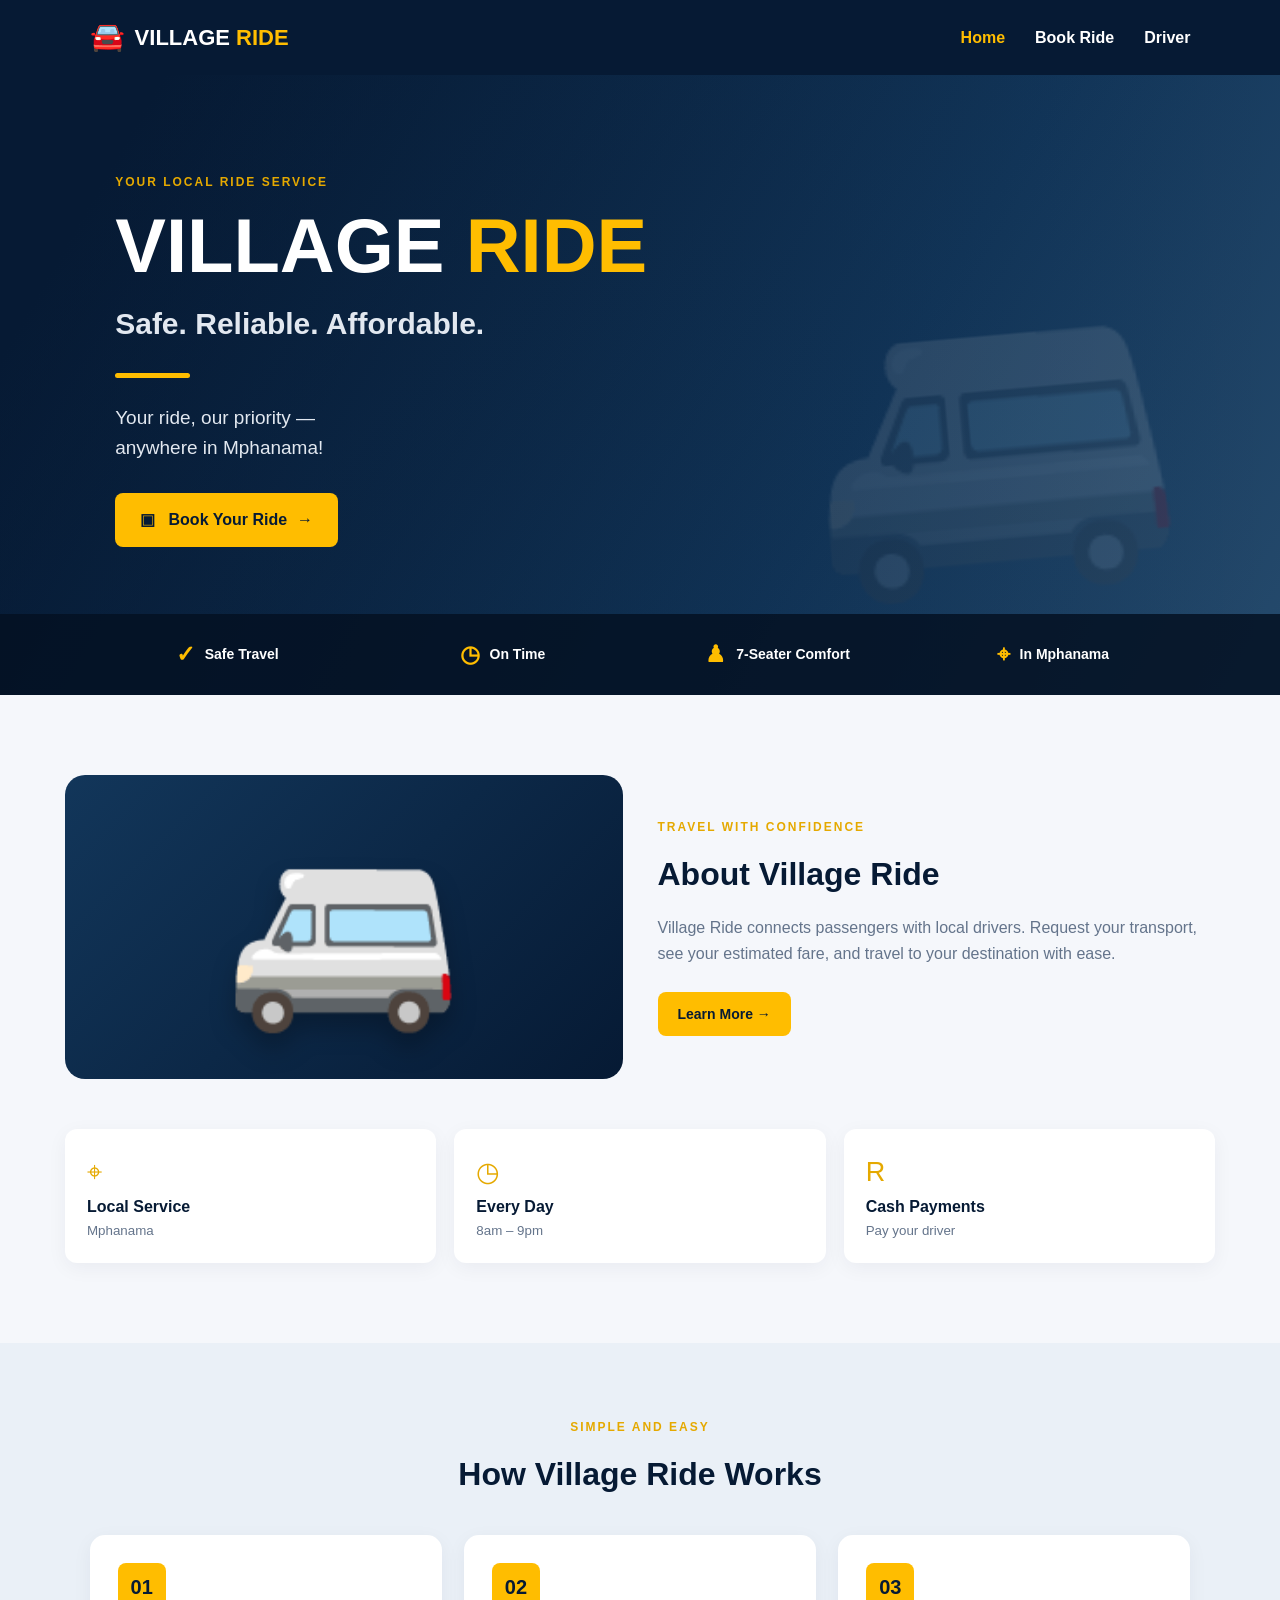
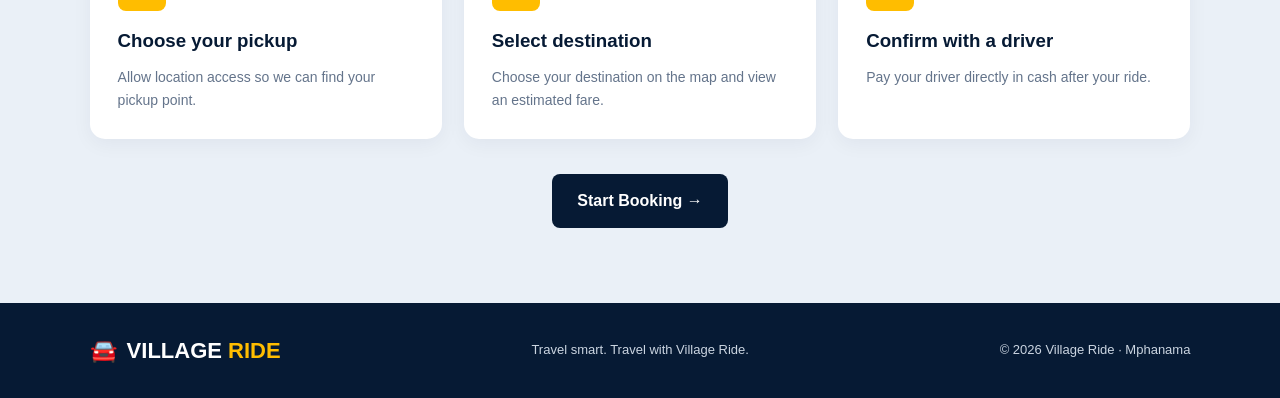
<file: index.html>
<!DOCTYPE html>
<html lang="en">
<head>
  <meta charset="UTF-8">
  <meta name="viewport" content="width=device-width, initial-scale=1.0">
  <title>Village Ride | Safe, Reliable, Affordable</title>
  <link rel="stylesheet" href="style.css">
</head>
<body>
  <header class="site-header">
    <a class="brand" href="index.html" aria-label="Village Ride home">
      <span class="brand-car">🚘</span>
      <span>VILLAGE <b>RIDE</b></span>
    </a>
    <button class="menu-toggle" id="menuToggle" aria-label="Open menu">☰</button>
    <nav class="nav-links" id="navLinks">
      <a class="active" href="index.html">Home</a>
      <a href="booking.html">Book Ride</a>
      <a href="driver.html">Driver</a>
    </nav>
  </header>

  <main>
    <section class="hero">
      <div class="hero-shade"></div>
      <div class="hero-content">
        <p class="eyebrow">YOUR LOCAL RIDE SERVICE</p>
        <h1>VILLAGE <span>RIDE</span></h1>
        <h2>Safe. Reliable. Affordable.</h2>
        <div class="gold-line"></div>
        <p class="hero-copy">Your ride, our priority —<br>anywhere in Mphanama!</p>
        <a class="button button-gold" href="booking.html">▣ &nbsp; Book Your Ride <span>→</span></a>
      </div>
      <div class="hero-features">
        <div><span class="feature-icon">✓</span><span>Safe Travel</span></div>
        <div><span class="feature-icon">◷</span><span>On Time</span></div>
        <div><span class="feature-icon">♟</span><span>7-Seater Comfort</span></div>
        <div><span class="feature-icon">⌖</span><span>In Mphanama</span></div>
      </div>
    </section>

    <section class="about-section" id="about">
      <div class="about-car" role="img" aria-label="Seven-seater vehicle"></div>
      <div class="about-copy">
        <p class="eyebrow dark-eyebrow">TRAVEL WITH CONFIDENCE</p>
        <h2>About Village Ride</h2>
        <p>Village Ride connects passengers with local drivers. Request your transport, see your estimated fare, and travel to your destination with ease.</p>
        <a class="button button-gold small-button" href="booking.html">Learn More →</a>
      </div>
      <div class="about-facts">
        <div><span>⌖</span><b>Local Service</b><small>Mphanama</small></div>
        <div><span>◷</span><b>Every Day</b><small>8am – 9pm</small></div>
        <div><span>R</span><b>Cash Payments</b><small>Pay your driver</small></div>
      </div>
    </section>

    <section class="how-section">
      <p class="eyebrow dark-eyebrow">SIMPLE AND EASY</p>
      <h2>How Village Ride Works</h2>
      <div class="steps">
        <article><span>01</span><h3>Choose your pickup</h3><p>Allow location access so we can find your pickup point.</p></article>
        <article><span>02</span><h3>Select destination</h3><p>Choose your destination on the map and view an estimated fare.</p></article>
        <article><span>03</span><h3>Confirm with a driver</h3><p>Pay your driver directly in cash after your ride.</p></article>
      </div>
      <a class="button button-navy" href="booking.html">Start Booking →</a>
    </section>
  </main>

  <footer class="site-footer">
    <a class="brand footer-brand" href="index.html"><span>🚘</span><span>VILLAGE <b>RIDE</b></span></a>
    <p>Travel smart. Travel with Village Ride.</p>
    <small>© 2026 Village Ride · Mphanama</small>
  </footer>
  <script src="script.js"></script>
</body>
</html>
</file>
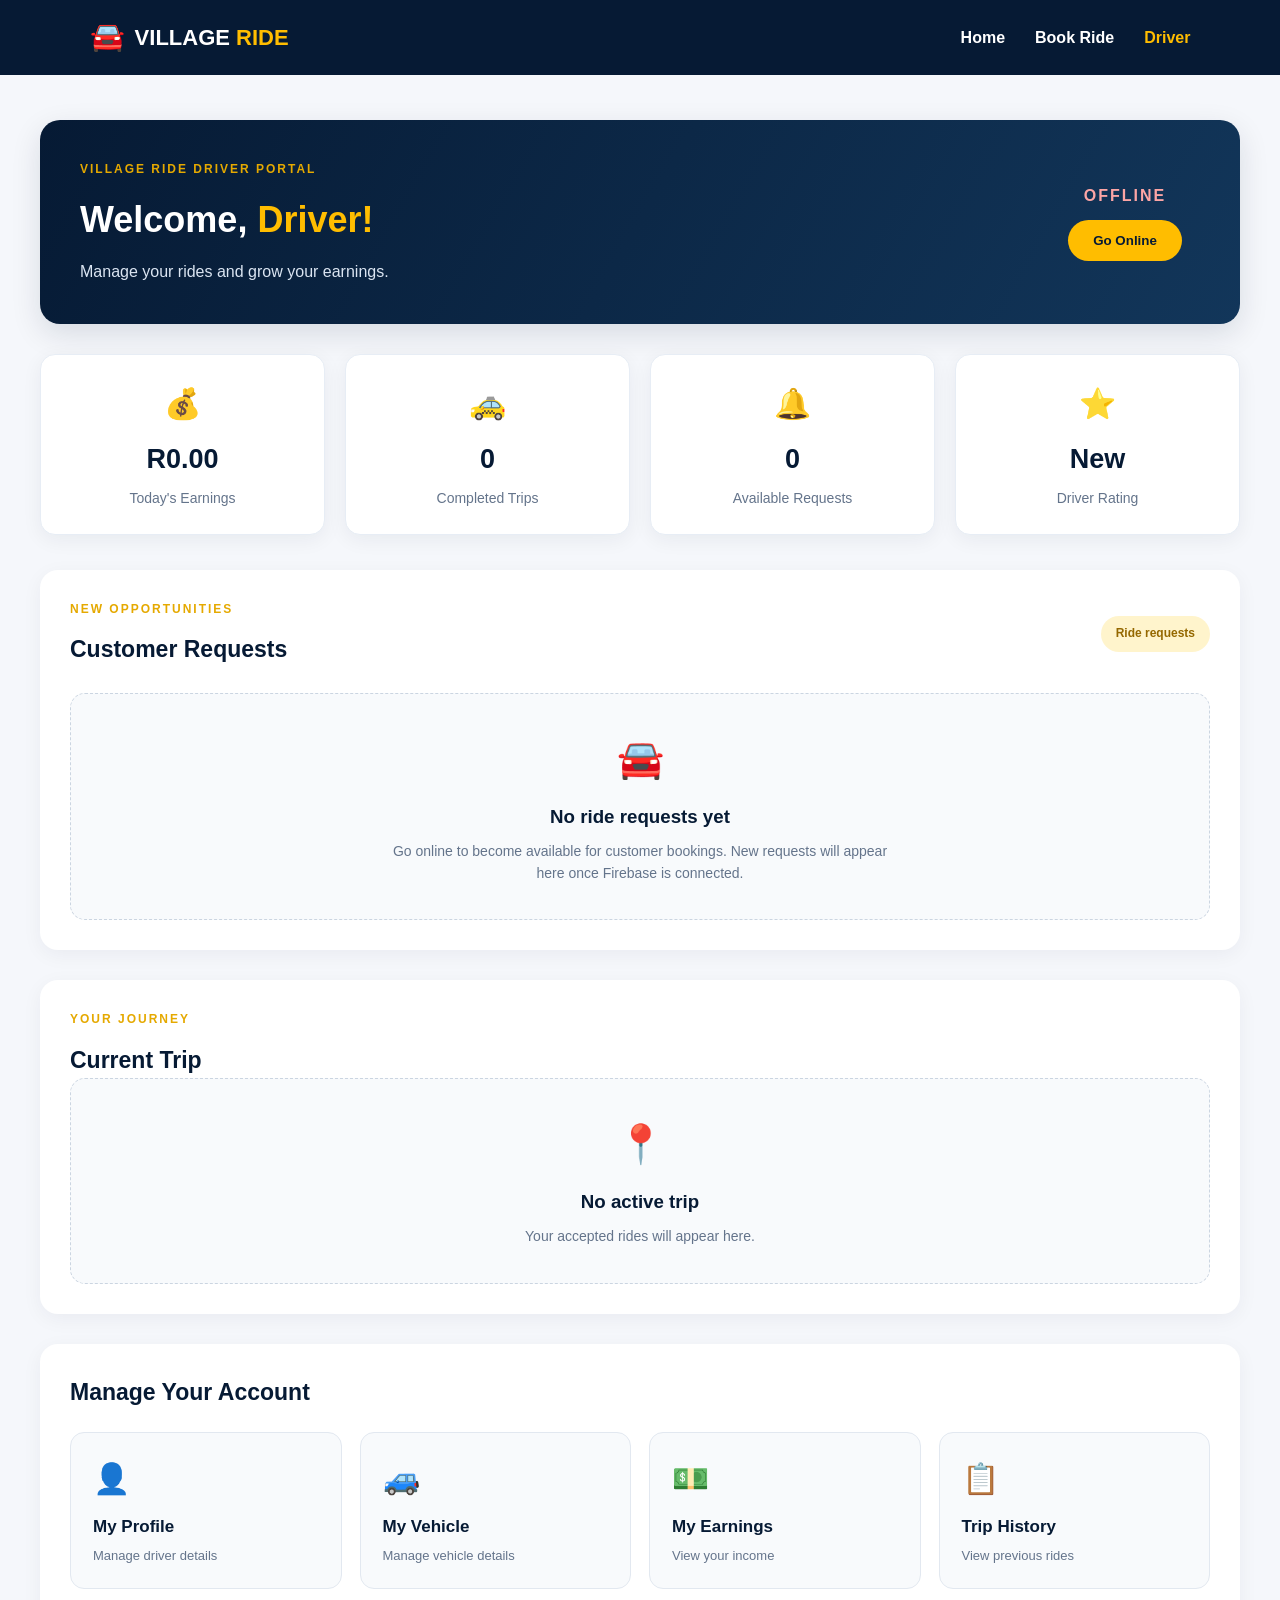
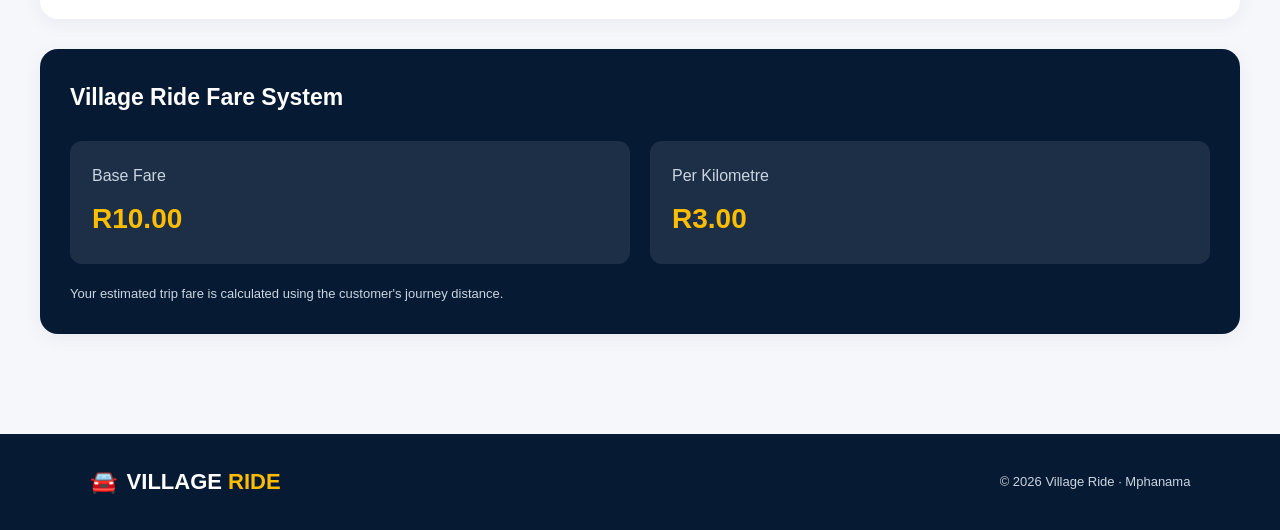
<file: driver.html>
<!DOCTYPE html>
<html lang="en">
<head>
  <meta charset="UTF-8">
  <meta name="viewport" content="width=device-width, initial-scale=1.0">

  <title>Driver Dashboard | Village Ride</title>

  <link rel="stylesheet" href="style.css">
</head>

<body>

  <!-- HEADER -->
  <header class="site-header">

    <a class="brand" href="index.html">
      <span class="brand-car">🚘</span>
      <span>VILLAGE <b>RIDE</b></span>
    </a>

    <button class="menu-toggle" id="menuToggle">
      ☰
    </button>

    <nav class="nav-links" id="navLinks">
      <a href="index.html">Home</a>
      <a href="booking.html">Book Ride</a>
      <a class="active" href="driver.html">Driver</a>
    </nav>

  </header>


  <!-- DRIVER DASHBOARD -->
  <main class="driver-dashboard">

    <section class="dashboard-heading">

      <div>
        <p class="eyebrow">VILLAGE RIDE DRIVER PORTAL</p>

        <h1>Welcome, <span>Driver!</span></h1>

        <p>Manage your rides and grow your earnings.</p>
      </div>

      <div class="driver-status">

        <span id="statusText">OFFLINE</span>

        <button id="onlineBtn" class="online-btn">
          Go Online
        </button>

      </div>

    </section>


    <!-- EARNINGS CARDS -->
    <section class="driver-stats">

      <div class="stat-card">
        <span>💰</span>
        <h2 id="todayEarnings">R0.00</h2>
        <p>Today's Earnings</p>
      </div>

      <div class="stat-card">
        <span>🚕</span>
        <h2 id="completedTrips">0</h2>
        <p>Completed Trips</p>
      </div>

      <div class="stat-card">
        <span>🔔</span>
        <h2 id="availableRequests">0</h2>
        <p>Available Requests</p>
      </div>

      <div class="stat-card">
        <span>⭐</span>
        <h2 id="driverRating">New</h2>
        <p>Driver Rating</p>
      </div>

    </section>


    <!-- CUSTOMER REQUESTS -->
    <section class="requests-section">

      <div class="section-heading">
        <div>
          <p class="eyebrow">NEW OPPORTUNITIES</p>
          <h2>Customer Requests</h2>
        </div>

        <span class="request-label">Ride requests</span>
      </div>

      <div id="requestsContainer">

        <div class="empty-requests">

          <span>🚘</span>

          <h3>No ride requests yet</h3>

          <p>
            Go online to become available for customer bookings.
            New requests will appear here once Firebase is connected.
          </p>

        </div>

      </div>

    </section>


    <!-- CURRENT TRIP -->
    <section class="current-trip">

      <p class="eyebrow">YOUR JOURNEY</p>

      <h2>Current Trip</h2>

      <div id="currentTripContainer">

        <div class="empty-requests">

          <span>📍</span>

          <h3>No active trip</h3>

          <p>Your accepted rides will appear here.</p>

        </div>

      </div>

    </section>


    <!-- DRIVER MENU -->
    <section class="driver-tools">

      <h2>Manage Your Account</h2>

      <div class="tools-grid">

        <a href="#profile" class="tool-card">
          <span>👤</span>
          <h3>My Profile</h3>
          <p>Manage driver details</p>
        </a>

        <a href="#vehicle" class="tool-card">
          <span>🚙</span>
          <h3>My Vehicle</h3>
          <p>Manage vehicle details</p>
        </a>

        <a href="#earnings" class="tool-card">
          <span>💵</span>
          <h3>My Earnings</h3>
          <p>View your income</p>
        </a>

        <a href="#history" class="tool-card">
          <span>📋</span>
          <h3>Trip History</h3>
          <p>View previous rides</p>
        </a>

      </div>

    </section>


    <!-- PRICING INFORMATION -->
    <section class="driver-pricing">

      <h2>Village Ride Fare System</h2>

      <div class="pricing-details">

        <div>
          <p>Base Fare</p>
          <h3>R10.00</h3>
        </div>

        <div>
          <p>Per Kilometre</p>
          <h3>R3.00</h3>
        </div>

      </div>

      <p class="pricing-note">
        Your estimated trip fare is calculated using the
        customer's journey distance.
      </p>

    </section>

  </main>


  <!-- FOOTER -->
  <footer class="site-footer">

    <a class="brand footer-brand" href="index.html">
      <span>🚘</span>
      <span>VILLAGE <b>RIDE</b></span>
    </a>

    <small>© 2026 Village Ride · Mphanama</small>

  </footer>


  <script src="script.js"></script>

  <!-- DRIVER DASHBOARD INTERACTION PREVIEW -->
  <script>

    const onlineBtn = document.getElementById("onlineBtn");
    const statusText = document.getElementById("statusText");

    let isOnline = false;

    onlineBtn.addEventListener("click", function () {

      isOnline = !isOnline;

      if (isOnline) {

        statusText.textContent = "ONLINE";
        statusText.style.color = "#16a34a";

        onlineBtn.textContent = "Go Offline";
        onlineBtn.style.background = "#dc2626";

      } else {

        statusText.textContent = "OFFLINE";
        statusText.style.color = "#dc2626";

        onlineBtn.textContent = "Go Online";
        onlineBtn.style.background = "";

      }

    });

  </script>

</body>
</html>
</file>
<file: style.css>
/* =========================================
   VILLAGE RIDE - SHARED WEBSITE DESIGN
========================================= */

:root {
  --navy: #061a34;
  --navy-light: #12365a;
  --gold: #ffbd00;
  --gold-dark: #e5a900;
  --ink: #10213a;
  --paper: #f5f7fb;
  --white: #ffffff;
  --muted: #64748b;
  --green: #16a34a;
  --red: #dc2626;
}

* {
  margin: 0;
  padding: 0;
  box-sizing: border-box;
}

html {
  scroll-behavior: smooth;
}

body {
  font-family: Arial, Helvetica, sans-serif;
  background: var(--paper);
  color: var(--ink);
  line-height: 1.6;
}

a {
  text-decoration: none;
  color: inherit;
}

button,
input {
  font-family: inherit;
}

button {
  cursor: pointer;
}

/* =========================================
   HEADER AND NAVIGATION - ALL PAGES
========================================= */

.site-header {
  width: 100%;
  min-height: 75px;
  background: var(--navy);
  display: flex;
  align-items: center;
  justify-content: space-between;
  padding: 15px 7%;
  position: relative;
  z-index: 1000;
}

.brand {
  display: flex;
  align-items: center;
  gap: 10px;
  color: var(--white);
  font-size: 22px;
  font-weight: bold;
}

.brand b {
  color: var(--gold);
}

.brand-car {
  font-size: 28px;
}

.nav-links {
  display: flex;
  align-items: center;
  gap: 30px;
}

.nav-links a {
  color: var(--white);
  font-weight: bold;
  transition: 0.3s;
}

.nav-links a:hover,
.nav-links a.active {
  color: var(--gold);
}

.menu-toggle {
  display: none;
  background: transparent;
  border: none;
  color: var(--white);
  font-size: 28px;
}

/* =========================================
   SHARED BUTTONS
========================================= */

.button {
  display: inline-flex;
  align-items: center;
  justify-content: center;
  gap: 10px;
  padding: 14px 25px;
  border: none;
  border-radius: 8px;
  font-weight: bold;
  transition: 0.3s;
}

.button:hover {
  transform: translateY(-2px);
}

.button-gold {
  background: var(--gold);
  color: var(--navy);
}

.button-gold:hover {
  background: var(--gold-dark);
}

.button-navy {
  background: var(--navy);
  color: var(--white);
}

.button-navy:hover {
  background: var(--navy-light);
}

.wide-button {
  width: 100%;
  margin-top: 15px;
}

.button:disabled {
  opacity: 0.5;
  cursor: not-allowed;
  transform: none;
}

.small-button {
  padding: 11px 20px;
  font-size: 14px;
}

/* =========================================
   HOME PAGE - HERO
========================================= */

.hero {
  min-height: 620px;
  position: relative;
  display: flex;
  flex-direction: column;
  justify-content: center;
  padding: 70px 9% 120px;
  overflow: hidden;
  background:
    linear-gradient(120deg, #061a34 10%, #12365a 65%, #254a6c);
}

.hero::before {
  content: "🚐";
  position: absolute;
  right: 8%;
  top: 18%;
  font-size: clamp(120px, 25vw, 300px);
  opacity: 0.13;
  transform: rotate(-5deg);
}

.hero-shade {
  position: absolute;
  inset: 0;
  background: linear-gradient(
    90deg,
    rgba(6, 26, 52, 0.35),
    transparent
  );
}

.hero-content {
  position: relative;
  z-index: 2;
  max-width: 650px;
  color: var(--white);
}

.eyebrow {
  color: var(--gold-dark);
  font-size: 12px;
  font-weight: bold;
  letter-spacing: 2px;
  margin-bottom: 12px;
}

.hero h1 {
  font-size: clamp(42px, 7vw, 76px);
  line-height: 1.1;
  margin-bottom: 12px;
}

.hero h1 span {
  color: var(--gold);
}

.hero h2 {
  font-size: clamp(20px, 3vw, 30px);
  color: #e2e8f0;
}

.gold-line {
  width: 75px;
  height: 5px;
  background: var(--gold);
  margin: 25px 0;
  border-radius: 5px;
}

.hero-copy {
  font-size: 19px;
  margin-bottom: 30px;
  color: #e2e8f0;
}

.hero-features {
  position: absolute;
  bottom: 0;
  left: 0;
  width: 100%;
  display: grid;
  grid-template-columns: repeat(4, 1fr);
  background: rgba(4, 17, 35, 0.85);
  padding: 22px 7%;
  z-index: 2;
}

.hero-features div {
  display: flex;
  align-items: center;
  justify-content: center;
  gap: 10px;
  color: var(--white);
  font-weight: bold;
  font-size: 14px;
}

.feature-icon {
  color: var(--gold);
  font-size: 23px;
}

/* =========================================
   HOME PAGE - ABOUT SECTION
========================================= */

.about-section {
  max-width: 1200px;
  margin: auto;
  padding: 80px 25px;
  display: grid;
  grid-template-columns: 1fr 1fr;
  gap: 35px;
  align-items: center;
}

.about-car {
  min-height: 300px;
  border-radius: 20px;
  background: linear-gradient(135deg, #12365a, #061a34);
  display: flex;
  align-items: center;
  justify-content: center;
  overflow: hidden;
  position: relative;
}

.about-car::after {
  content: "🚐";
  font-size: clamp(100px, 17vw, 190px);
  filter: drop-shadow(0 15px 12px rgba(0,0,0,0.25));
}

.dark-eyebrow {
  color: var(--gold-dark);
}

.about-copy h2,
.how-section h2 {
  color: var(--navy);
  font-size: 32px;
  margin-bottom: 15px;
}

.about-copy > p:not(.eyebrow) {
  color: var(--muted);
  margin-bottom: 25px;
}

.about-facts {
  grid-column: 1 / -1;
  display: grid;
  grid-template-columns: repeat(3, 1fr);
  gap: 18px;
  margin-top: 15px;
}

.about-facts div {
  background: var(--white);
  border-radius: 12px;
  padding: 22px;
  display: flex;
  flex-direction: column;
  box-shadow: 0 5px 20px rgba(6, 26, 52, 0.05);
}

.about-facts span {
  color: var(--gold-dark);
  font-size: 27px;
}

.about-facts b {
  color: var(--navy);
}

.about-facts small {
  color: var(--muted);
}

/* =========================================
   HOME PAGE - HOW IT WORKS
========================================= */

.how-section {
  text-align: center;
  padding: 75px 7%;
  background: #eaf0f7;
}

.how-section > h2 {
  margin-bottom: 35px;
}

.steps {
  max-width: 1150px;
  margin: 0 auto 35px;
  display: grid;
  grid-template-columns: repeat(3, 1fr);
  gap: 22px;
  text-align: left;
}

.steps article {
  background: var(--white);
  padding: 28px;
  border-radius: 15px;
  box-shadow: 0 5px 20px rgba(6, 26, 52, 0.05);
}

.steps article > span {
  display: inline-flex;
  background: var(--gold);
  color: var(--navy);
  font-size: 20px;
  font-weight: bold;
  padding: 8px 13px;
  border-radius: 8px;
  margin-bottom: 15px;
}

.steps h3 {
  color: var(--navy);
  margin-bottom: 10px;
}

.steps p {
  color: var(--muted);
  font-size: 14px;
}

/* =========================================
   BOOKING PAGE
========================================= */

.inner-page {
  min-height: 75vh;
  padding: 55px 20px;
  display: flex;
  justify-content: center;
  align-items: flex-start;
}

.booking-card {
  width: 100%;
  max-width: 650px;
  background: var(--white);
  padding: 35px;
  border-radius: 20px;
  box-shadow: 0 10px 35px rgba(6, 26, 52, 0.09);
}

.booking-card h1 {
  color: var(--navy);
  font-size: 32px;
  margin-bottom: 5px;
}

.section-intro {
  color: var(--muted);
  margin-bottom: 20px;
}

.booking-card label {
  display: block;
  color: var(--navy);
  font-weight: bold;
  font-size: 14px;
  margin: 18px 0 7px;
}

.booking-card input {
  width: 100%;
  padding: 14px;
  border: 1px solid #cbd5e1;
  border-radius: 8px;
  background: #f8fafc;
  color: var(--ink);
  font-size: 15px;
  outline: none;
}

.booking-card input:focus {
  border-color: var(--gold-dark);
}

.status-message {
  color: var(--muted);
  font-size: 13px;
  margin-top: 10px;
  min-height: 18px;
}

#mapArea {
  display: none;
  margin-top: 22px;
}

#mapArea.active {
  display: block;
}

.map-help {
  color: var(--muted);
  font-size: 13px;
  margin-bottom: 10px;
}

#map {
  width: 100%;
  height: 350px;
  border-radius: 12px;
  overflow: hidden;
  z-index: 1;
}

.fare-panel {
  display: grid;
  grid-template-columns: repeat(2, 1fr);
  gap: 15px;
  background: #edf3fa;
  padding: 20px;
  border-radius: 12px;
  margin-top: 25px;
}

.fare-panel div {
  display: flex;
  flex-direction: column;
  gap: 5px;
}

.fare-panel small {
  color: var(--muted);
}

.fare-panel strong {
  color: var(--navy);
  font-size: 24px;
}

.fare-note,
.cash-note {
  color: var(--muted);
  font-size: 13px;
  margin-top: 12px;
}

.cash-note {
  color: var(--navy);
  font-weight: bold;
}

/* =========================================
   DRIVER DASHBOARD
========================================= */

.driver-dashboard {
  width: 100%;
  max-width: 1250px;
  margin: auto;
  padding: 45px 25px 70px;
}

.dashboard-heading {
  background: linear-gradient(120deg, var(--navy), var(--navy-light));
  color: var(--white);
  padding: 40px;
  border-radius: 20px;
  display: flex;
  justify-content: space-between;
  align-items: center;
  gap: 25px;
  margin-bottom: 30px;
  box-shadow: 0 10px 30px rgba(6, 26, 52, 0.12);
}

.dashboard-heading h1 {
  font-size: 36px;
  margin-bottom: 10px;
}

.dashboard-heading h1 span {
  color: var(--gold);
}

.dashboard-heading p:not(.eyebrow) {
  color: #dbe5f2;
}

.driver-status {
  display: flex;
  flex-direction: column;
  align-items: center;
  gap: 12px;
  min-width: 150px;
}

#statusText {
  color: #fca5a5;
  font-weight: bold;
  letter-spacing: 2px;
}

.online-btn {
  background: var(--gold);
  color: var(--navy);
  border: none;
  padding: 13px 25px;
  border-radius: 30px;
  font-weight: bold;
  transition: 0.3s;
}

.online-btn:hover {
  background: var(--gold-dark);
  transform: translateY(-2px);
}

.driver-stats {
  display: grid;
  grid-template-columns: repeat(4, 1fr);
  gap: 20px;
  margin-bottom: 35px;
}

.stat-card {
  background: var(--white);
  padding: 25px 20px;
  border-radius: 15px;
  text-align: center;
  box-shadow: 0 5px 20px rgba(6, 26, 52, 0.06);
  border: 1px solid #e7edf5;
}

.stat-card span {
  font-size: 30px;
}

.stat-card h2 {
  color: var(--navy);
  font-size: 27px;
  margin: 10px 0 5px;
}

.stat-card p {
  color: var(--muted);
  font-size: 14px;
}

.requests-section,
.current-trip,
.driver-tools,
.driver-pricing {
  background: var(--white);
  padding: 30px;
  border-radius: 18px;
  margin-bottom: 30px;
  box-shadow: 0 5px 20px rgba(6, 26, 52, 0.05);
}

.section-heading {
  display: flex;
  align-items: center;
  justify-content: space-between;
  gap: 15px;
  margin-bottom: 25px;
}

.section-heading h2,
.current-trip h2,
.driver-tools h2,
.driver-pricing h2 {
  color: var(--navy);
  font-size: 23px;
}

.request-label {
  background: #fff4cc;
  color: #956800;
  padding: 8px 15px;
  border-radius: 20px;
  font-size: 12px;
  font-weight: bold;
}

.empty-requests {
  background: #f8fafc;
  border: 1px dashed #cbd5e1;
  border-radius: 15px;
  padding: 35px 20px;
  text-align: center;
}

.empty-requests span {
  font-size: 38px;
}

.empty-requests h3 {
  color: var(--navy);
  margin: 12px 0 8px;
}

.empty-requests p {
  color: var(--muted);
  font-size: 14px;
  max-width: 500px;
  margin: auto;
}

.driver-tools h2 {
  margin-bottom: 22px;
}

.tools-grid {
  display: grid;
  grid-template-columns: repeat(4, 1fr);
  gap: 18px;
}

.tool-card {
  display: block;
  padding: 22px;
  background: #f8fafc;
  border: 1px solid #e2e8f0;
  border-radius: 14px;
  transition: 0.3s;
}

.tool-card:hover {
  transform: translateY(-5px);
  border-color: var(--gold);
  box-shadow: 0 8px 20px rgba(6, 26, 52, 0.08);
}

.tool-card span {
  font-size: 30px;
}

.tool-card h3 {
  color: var(--navy);
  font-size: 17px;
  margin: 10px 0 5px;
}

.tool-card p {
  color: var(--muted);
  font-size: 13px;
}

.driver-pricing {
  background: var(--navy);
  color: var(--white);
}

.driver-pricing h2 {
  color: var(--white);
  margin-bottom: 25px;
}

.pricing-details {
  display: grid;
  grid-template-columns: repeat(2, 1fr);
  gap: 20px;
}

.pricing-details > div {
  background: rgba(255, 255, 255, 0.09);
  padding: 22px;
  border-radius: 12px;
}

.pricing-details p {
  color: #cbd5e1;
  margin-bottom: 8px;
}

.pricing-details h3 {
  color: var(--gold);
  font-size: 28px;
}

.pricing-note {
  color: #cbd5e1;
  font-size: 13px;
  margin-top: 20px;
}

/* =========================================
   FOOTER - ALL PAGES
========================================= */

.site-footer {
  background: var(--navy);
  color: var(--white);
  padding: 30px 7%;
  display: flex;
  justify-content: space-between;
  align-items: center;
  gap: 15px;
}

.site-footer p,
.site-footer small {
  color: #cbd5e1;
  font-size: 13px;
}

/* =========================================
   TABLET RESPONSIVE DESIGN
========================================= */

@media (max-width: 900px) {

  .driver-stats {
    grid-template-columns: repeat(2, 1fr);
  }

  .tools-grid {
    grid-template-columns: repeat(2, 1fr);
  }

  .hero {
    min-height: 570px;
  }

  .hero-features {
    padding: 18px 3%;
  }

  .hero-features div {
    font-size: 12px;
  }
}

/* =========================================
   MOBILE RESPONSIVE DESIGN
========================================= */

@media (max-width: 600px) {

  .site-header {
    padding: 15px 5%;
  }

  .menu-toggle {
    display: block;
  }

  .nav-links {
    display: none;
    position: absolute;
    top: 75px;
    left: 0;
    width: 100%;
    background: var(--navy);
    padding: 20px;
    flex-direction: column;
    align-items: flex-start;
    gap: 20px;
  }

  .nav-links.open {
    display: flex;
  }

  .hero {
    min-height: 650px;
    padding: 55px 7% 180px;
  }

  .hero-features {
    grid-template-columns: repeat(2, 1fr);
    gap: 18px;
    padding: 20px 10px;
  }

  .hero-features div {
    justify-content: flex-start;
    padding-left: 12px;
  }

  .about-section {
    grid-template-columns: 1fr;
    padding: 50px 20px;
  }

  .about-car {
    min-height: 220px;
  }

  .about-facts {
    grid-column: auto;
    grid-template-columns: 1fr;
  }

  .how-section {
    padding: 50px 20px;
  }

  .steps {
    grid-template-columns: 1fr;
  }

  .inner-page {
    padding: 30px 12px;
  }

  .booking-card {
    padding: 22px 17px;
  }

  .booking-card h1 {
    font-size: 26px;
  }

  #map {
    height: 300px;
  }

  .fare-panel {
    gap: 10px;
    padding: 15px;
  }

  .fare-panel strong {
    font-size: 20px;
  }

  .driver-dashboard {
    padding: 25px 15px 45px;
  }

  .dashboard-heading {
    flex-direction: column;
    align-items: flex-start;
    padding: 25px;
  }

  .dashboard-heading h1 {
    font-size: 28px;
  }

  .driver-status {
    align-items: flex-start;
  }

  .stat-card {
    padding: 18px 10px;
  }

  .stat-card h2 {
    font-size: 22px;
  }

  .requests-section,
  .current-trip,
  .driver-tools,
  .driver-pricing {
    padding: 20px;
  }

  .section-heading {
    align-items: flex-start;
    flex-direction: column;
  }

  .tool-card {
    padding: 15px;
  }

  .pricing-details {
    grid-template-columns: 1fr;
  }

  .site-footer {
    flex-direction: column;
    text-align: center;
  }
}

/* =========================================
   SMALL PHONES
========================================= */

@media (max-width: 380px) {

  .driver-stats,
  .tools-grid {
    grid-template-columns: 1fr;
  }

  .hero h1 {
    font-size: 38px;
  }

}
</file>
